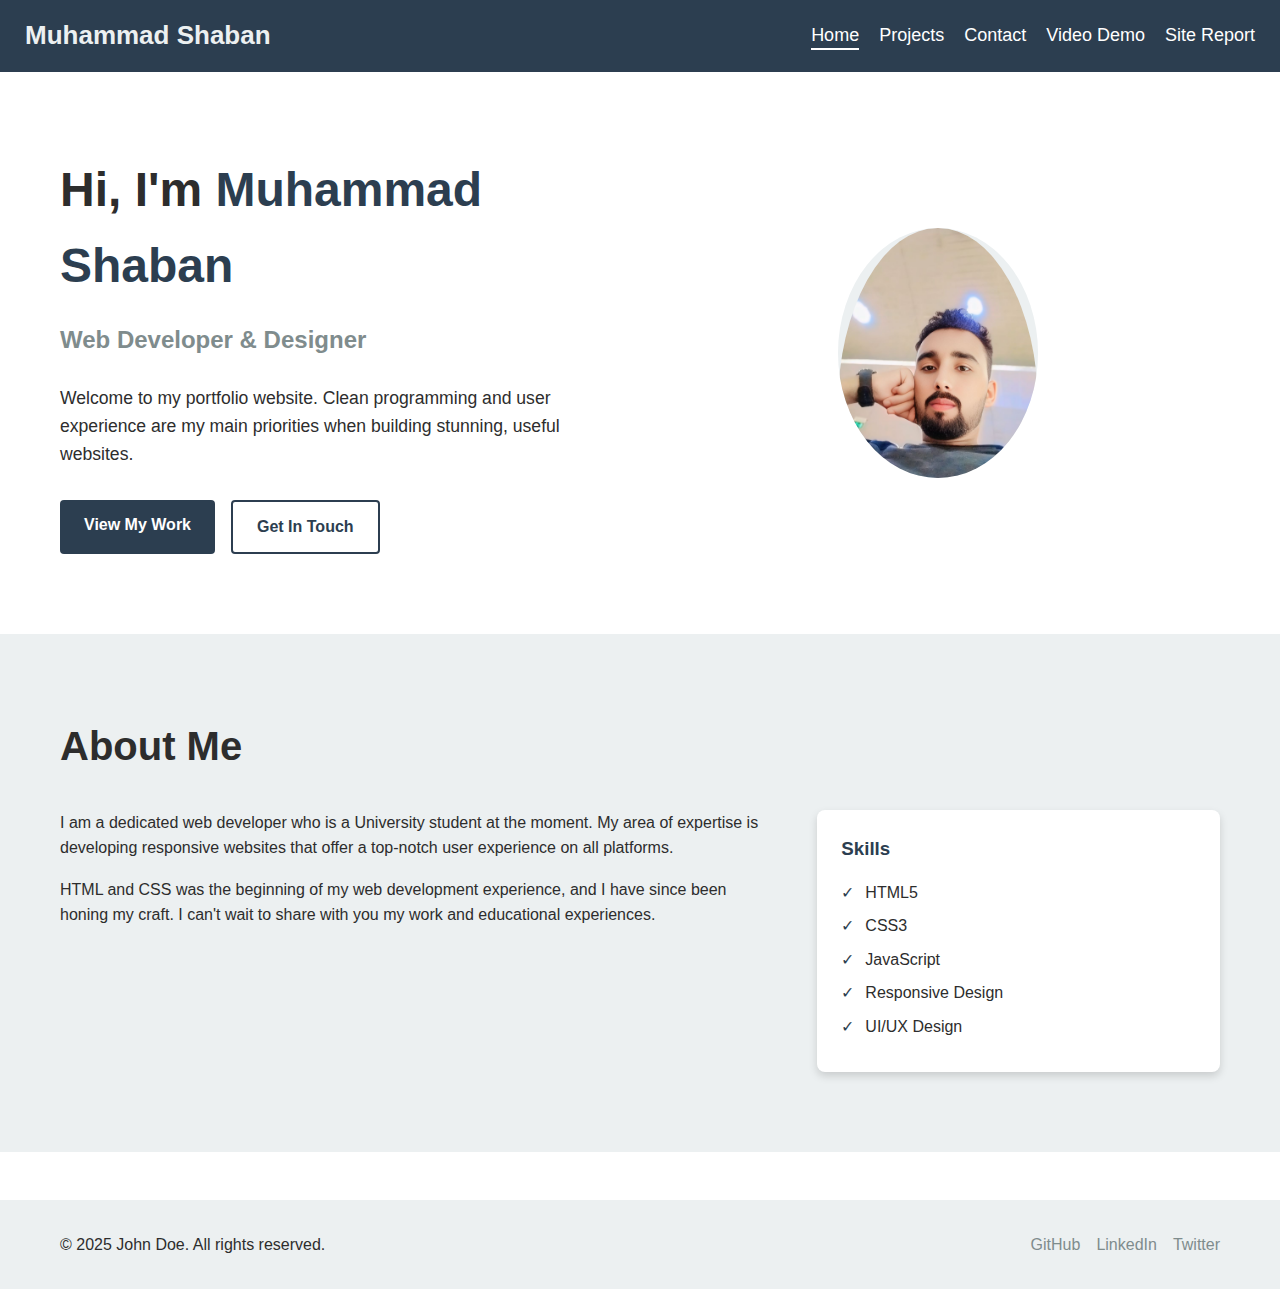
<file: index.html>
<!DOCTYPE html>
<html lang="en">
  <head>
    <meta charset="UTF-8" >
    <meta name="viewport" content="width=device-width, initial-scale=1.0" >
    <title>Muhammad Shaban | Portfolio</title>
    <link rel="stylesheet" href="main.css" >
    <link rel="stylesheet" href="responsive-lg.css" >
    <link rel="stylesheet" href="responsive-md.css" >
    <link rel="stylesheet" href="responsvie-sm.css" >
  </head>
  <body class="home-page">
    <header>
      <nav class="navbar">
        <div class="logo">Muhammad Shaban</div>

        <!-- Hamburger Menu -->
        <input type="checkbox" id="toggle" class="toggle" >
        <label for="toggle" class="hamburger">
          <span></span>
          <span></span>
          <span></span>
        </label>

        <ul class="nav-links">
          <li><a href="index.html" class="nav-link home-link">Home</a></li>
          <li>
            <a href="project.html" class="nav-link projects-link">Projects</a>
          </li>
          <li>
            <a href="contact.html" class="nav-link contact-link">Contact</a>
          </li>
          <li>
            <a href="videoDemo.html" class="nav-link video-demo-link"
              >Video Demo</a
            >
          </li>
          <li>
            <a href="sitereport.html" class="nav-link site-report-link"
              >Site Report</a
            >
          </li>
        </ul>
      </nav>
    </header>

    <main>
      <section class="hero">
        <div class="container">
          <div class="hero-content">
            <h1>Hi, I'm <span>Muhammad Shaban</span></h1>
            <h2>Web Developer & Designer</h2>
            <p>
              Welcome to my portfolio website. Clean programming and user
              experience are my main priorities when building stunning, useful
              websites.
            </p>
            <div class="cta-buttons">
              <a href="project.html" class="btn primary-btn">View My Work</a>
              <a href="contact.html" class="btn secondary-btn">Get In Touch</a>
            </div>
          </div>
          <div class="hero-image">
            <div class="profile-image">
              <img src="./images/Muhammad-Shaban.jpg" alt="profile" >
            </div>
          </div>
        </div>
      </section>

      <section class="about">
        <div class="container">
          <h2 class="section-title">About Me</h2>
          <div class="about-content">
            <div class="about-text">
              <p>
                I am a dedicated web developer who is a University student at
                the moment. My area of expertise is developing responsive
                websites that offer a top-notch user experience on all
                platforms.
              </p>
              <p>
                HTML and CSS was the beginning of my web development experience,
                and I have since been honing my craft. I can't wait to share
                with you my work and educational experiences.
              </p>
            </div>
            <div class="skills">
              <h3>Skills</h3>
              <ul>
                <li>HTML5</li>
                <li>CSS3</li>
                <li>JavaScript</li>
                <li>Responsive Design</li>
                <li>UI/UX Design</li>
              </ul>
            </div>
          </div>
        </div>
      </section>
    </main>

    <footer>
      <div class="container">
        <p>&copy; 2025 John Doe. All rights reserved.</p>
        <div class="social-links">
          <a href="#" class="social-icon">GitHub</a>
          <a href="#" class="social-icon">LinkedIn</a>
          <a href="#" class="social-icon">Twitter</a>
        </div>
      </div>
    </footer>
  </body>
</html>
</file>
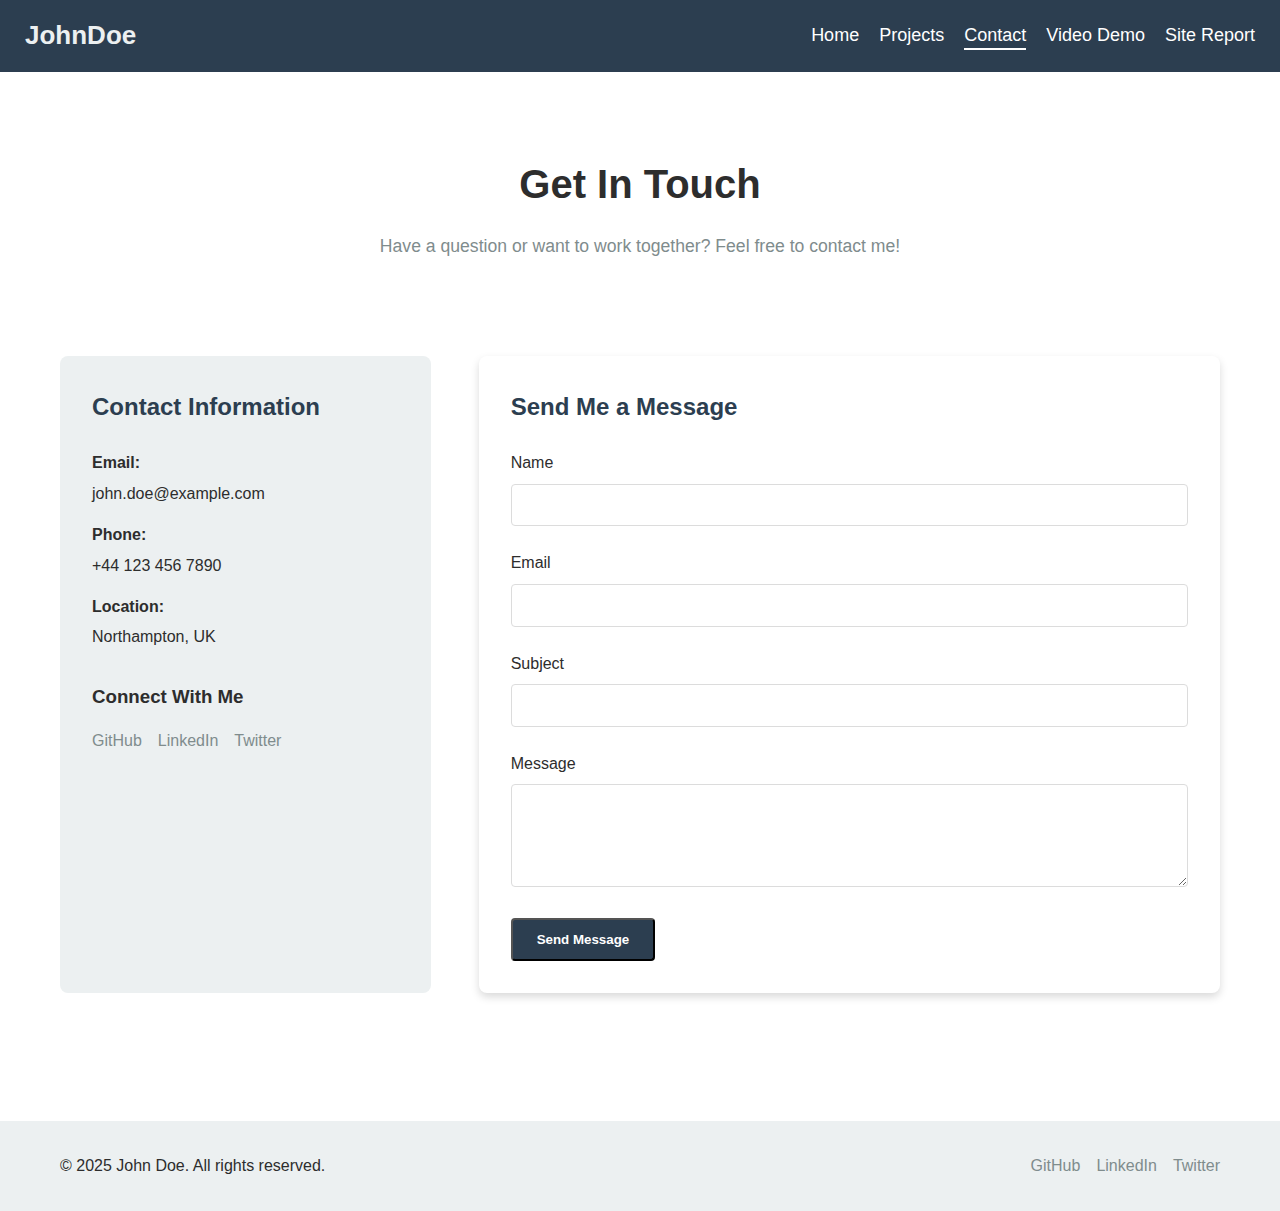
<file: contact.html>
<!DOCTYPE html>
<html lang="en">
  <head>
    <meta charset="UTF-8" >
    <meta name="viewport" content="width=device-width, initial-scale=1.0" >
    <title>Contact | John Doe Portfolio</title>
    <link rel="stylesheet" href="main.css" >
    <link rel="stylesheet" href="responsive-lg.css" >
    <link rel="stylesheet" href="responsive-md.css" >
    <link rel="stylesheet" href="responsvie-sm.css" >
  </head>
  <body class="contact-page">
    <header>
      <nav class="navbar">
        <div class="logo">JohnDoe</div>

        <!-- Hamburger Menu -->
        <input type="checkbox" id="toggle" class="toggle" >
        <label for="toggle" class="hamburger">
          <span></span>
          <span></span>
          <span></span>
        </label>

        <ul class="nav-links">
          <li><a href="index.html" class="nav-link home-link">Home</a></li>
          <li>
            <a href="project.html" class="nav-link projects-link">Projects</a>
          </li>
          <li>
            <a href="contact.html" class="nav-link contact-link">Contact</a>
          </li>
          <li>
            <a href="videoDemo.html" class="nav-link video-demo-link"
              >Video Demo</a
            >
          </li>
          <li>
            <a href="sitereport.html" class="nav-link site-report-link"
              >Site Report</a
            >
          </li>
        </ul>
      </nav>
    </header>

    <main>
      <section class="contact-header">
        <div class="container">
          <h1 class="section-title">Get In Touch</h1>
          <p class="section-description">
            Have a question or want to work together? Feel free to contact me!
          </p>
        </div>
      </section>

      <section class="contact-content">
        <div class="container">
          <div class="contact-wrapper">
            <div class="contact-info">
              <h2>Contact Information</h2>
              <div class="info-item">
                <span class="info-label">Email:</span>
                <span class="info-value">john.doe@example.com</span>
              </div>
              <div class="info-item">
                <span class="info-label">Phone:</span>
                <span class="info-value">+44 123 456 7890</span>
              </div>
              <div class="info-item">
                <span class="info-label">Location:</span>
                <span class="info-value">Northampton, UK</span>
              </div>

              <div class="social-contact">
                <h3>Connect With Me</h3>
                <div class="social-icons">
                  <a href="#" class="social-icon">GitHub</a>
                  <a href="#" class="social-icon">LinkedIn</a>
                  <a href="#" class="social-icon">Twitter</a>
                </div>
              </div>
            </div>

            <div class="contact-form">
              <h2>Send Me a Message</h2>
              <form
                action="mailto:john.doe@example.com"
                method="post"
                enctype="text/plain"
              >
                <div class="form-group">
                  <label for="name">Name</label>
                  <input type="text" id="name" name="name" required >
                </div>

                <div class="form-group">
                  <label for="email">Email</label>
                  <input type="email" id="email" name="email" required >
                </div>

                <div class="form-group">
                  <label for="subject">Subject</label>
                  <input type="text" id="subject" name="subject" required >
                </div>

                <div class="form-group">
                  <label for="message">Message</label>
                  <textarea
                    id="message"
                    name="message"
                    rows="5"
                    required
                  ></textarea>
                </div>

                <button type="submit" class="btn primary-btn">
                  Send Message
                </button>
              </form>
            </div>
          </div>
        </div>
      </section>
    </main>

    <footer>
      <div class="container">
        <p>&copy; 2025 John Doe. All rights reserved.</p>
        <div class="social-links">
          <a href="#" class="social-icon">GitHub</a>
          <a href="#" class="social-icon">LinkedIn</a>
          <a href="#" class="social-icon">Twitter</a>
        </div>
      </div>
    </footer>
  </body>
</html>
</file>
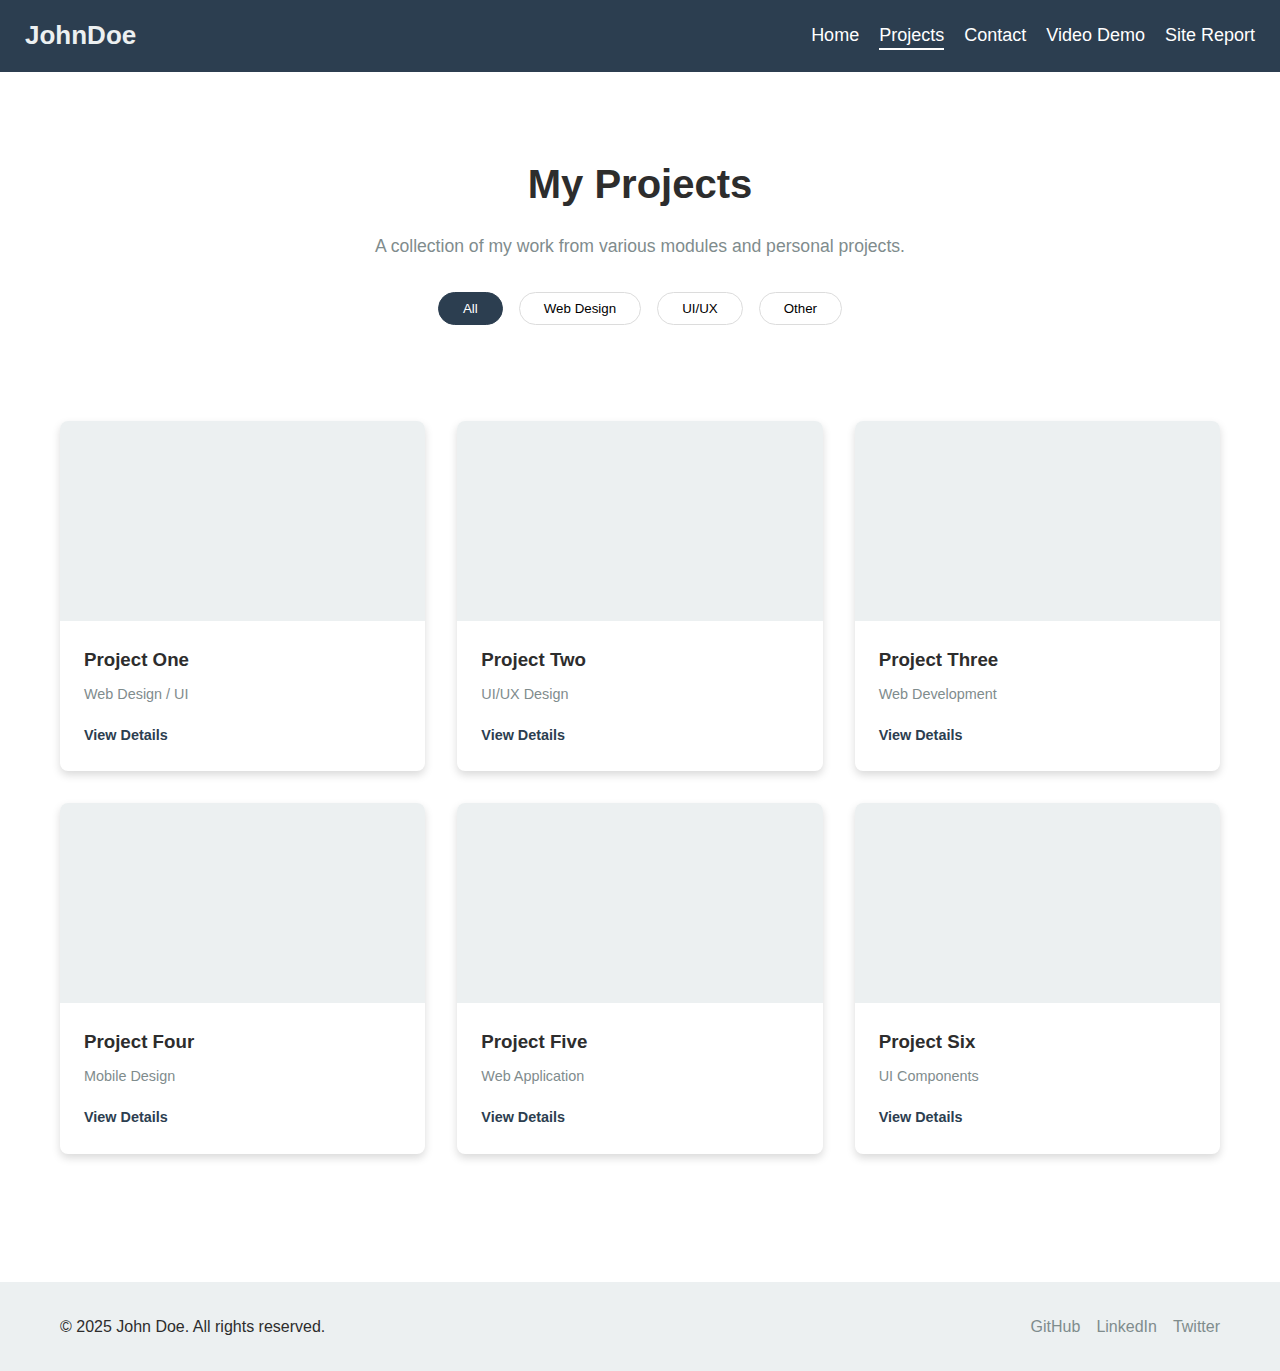
<file: project.html>
<!DOCTYPE html>
<html lang="en">
  <head>
    <meta charset="UTF-8" >
    <meta name="viewport" content="width=device-width, initial-scale=1.0" >
    <title>Projects | John Doe Portfolio</title>
    <link rel="stylesheet" href="main.css" >
    <link rel="stylesheet" href="responsive-lg.css" >
    <link rel="stylesheet" href="responsive-md.css" >
    <link rel="stylesheet" href="responsvie-sm.css" >
  </head>
  <body class="projects-page">
    <header>
      <nav class="navbar">
        <div class="logo">JohnDoe</div>

        <!-- Hamburger Menu -->
        <input type="checkbox" id="toggle" class="toggle" >
        <label for="toggle" class="hamburger">
          <span></span>
          <span></span>
          <span></span>
        </label>

        <ul class="nav-links">
          <li><a href="index.html" class="nav-link home-link">Home</a></li>
          <li>
            <a href="project.html" class="nav-link projects-link">Projects</a>
          </li>
          <li>
            <a href="contact.html" class="nav-link contact-link">Contact</a>
          </li>
          <li>
            <a href="videoDemo.html" class="nav-link video-demo-link"
              >Video Demo</a
            >
          </li>
          <li>
            <a href="sitereport.html" class="nav-link site-report-link"
              >Site Report</a
            >
          </li>
        </ul>
      </nav>
    </header>

    <main>
      <section class="projects-header">
        <div class="container">
          <h1 class="section-title">My Projects</h1>
          <p class="section-description">
            A collection of my work from various modules and personal projects.
          </p>

          <div class="project-filters">
            <button class="filter-btn active" data-filter="all">All</button>
            <button class="filter-btn" data-filter="web">Web Design</button>
            <button class="filter-btn" data-filter="ui">UI/UX</button>
            <button class="filter-btn" data-filter="other">Other</button>
          </div>
        </div>
      </section>

      <section class="projects-grid">
        <div class="container">
          <div class="projects-wrapper">
            <!-- Project 1 -->
            <div class="project-card">
              <div class="project-image"></div>
              <div class="project-info">
                <h3>Project One</h3>
                <p>Web Design / UI</p>
                <a href="#" class="project-link">View Details</a>
              </div>
            </div>

            <!-- Project 2 -->
            <div class="project-card">
              <div class="project-image"></div>
              <div class="project-info">
                <h3>Project Two</h3>
                <p>UI/UX Design</p>
                <a href="#" class="project-link">View Details</a>
              </div>
            </div>

            <!-- Project 3 -->
            <div class="project-card">
              <div class="project-image"></div>
              <div class="project-info">
                <h3>Project Three</h3>
                <p>Web Development</p>
                <a href="#" class="project-link">View Details</a>
              </div>
            </div>

            <!-- Project 4 -->
            <div class="project-card">
              <div class="project-image"></div>
              <div class="project-info">
                <h3>Project Four</h3>
                <p>Mobile Design</p>
                <a href="#" class="project-link">View Details</a>
              </div>
            </div>

            <!-- Project 5 -->
            <div class="project-card">
              <div class="project-image"></div>
              <div class="project-info">
                <h3>Project Five</h3>
                <p>Web Application</p>
                <a href="#" class="project-link">View Details</a>
              </div>
            </div>

            <!-- Project 6 -->
            <div class="project-card">
              <div class="project-image"></div>
              <div class="project-info">
                <h3>Project Six</h3>
                <p>UI Components</p>
                <a href="#" class="project-link">View Details</a>
              </div>
            </div>
          </div>
        </div>
      </section>
    </main>

    <footer>
      <div class="container">
        <p>&copy; 2025 John Doe. All rights reserved.</p>
        <div class="social-links">
          <a href="#" class="social-icon">GitHub</a>
          <a href="#" class="social-icon">LinkedIn</a>
          <a href="#" class="social-icon">Twitter</a>
        </div>
      </div>
    </footer>
  </body>
</html>
</file>
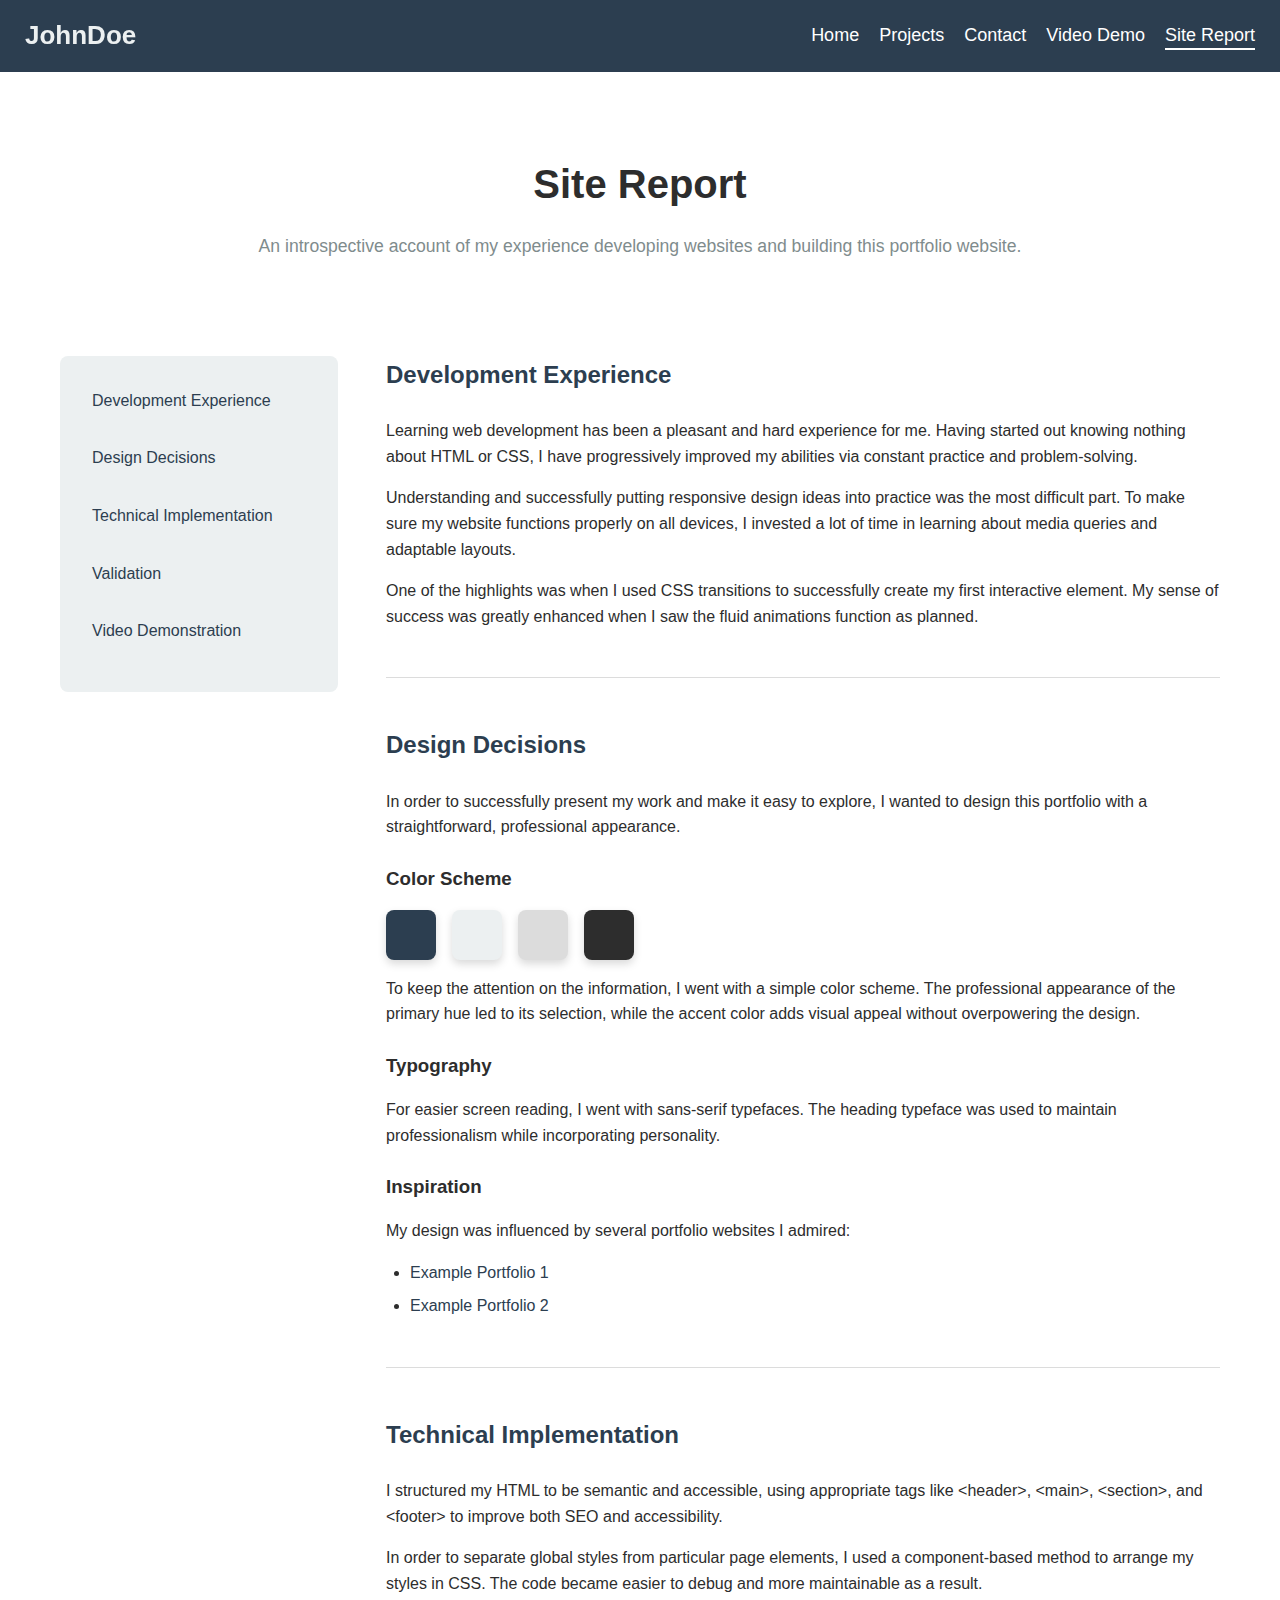
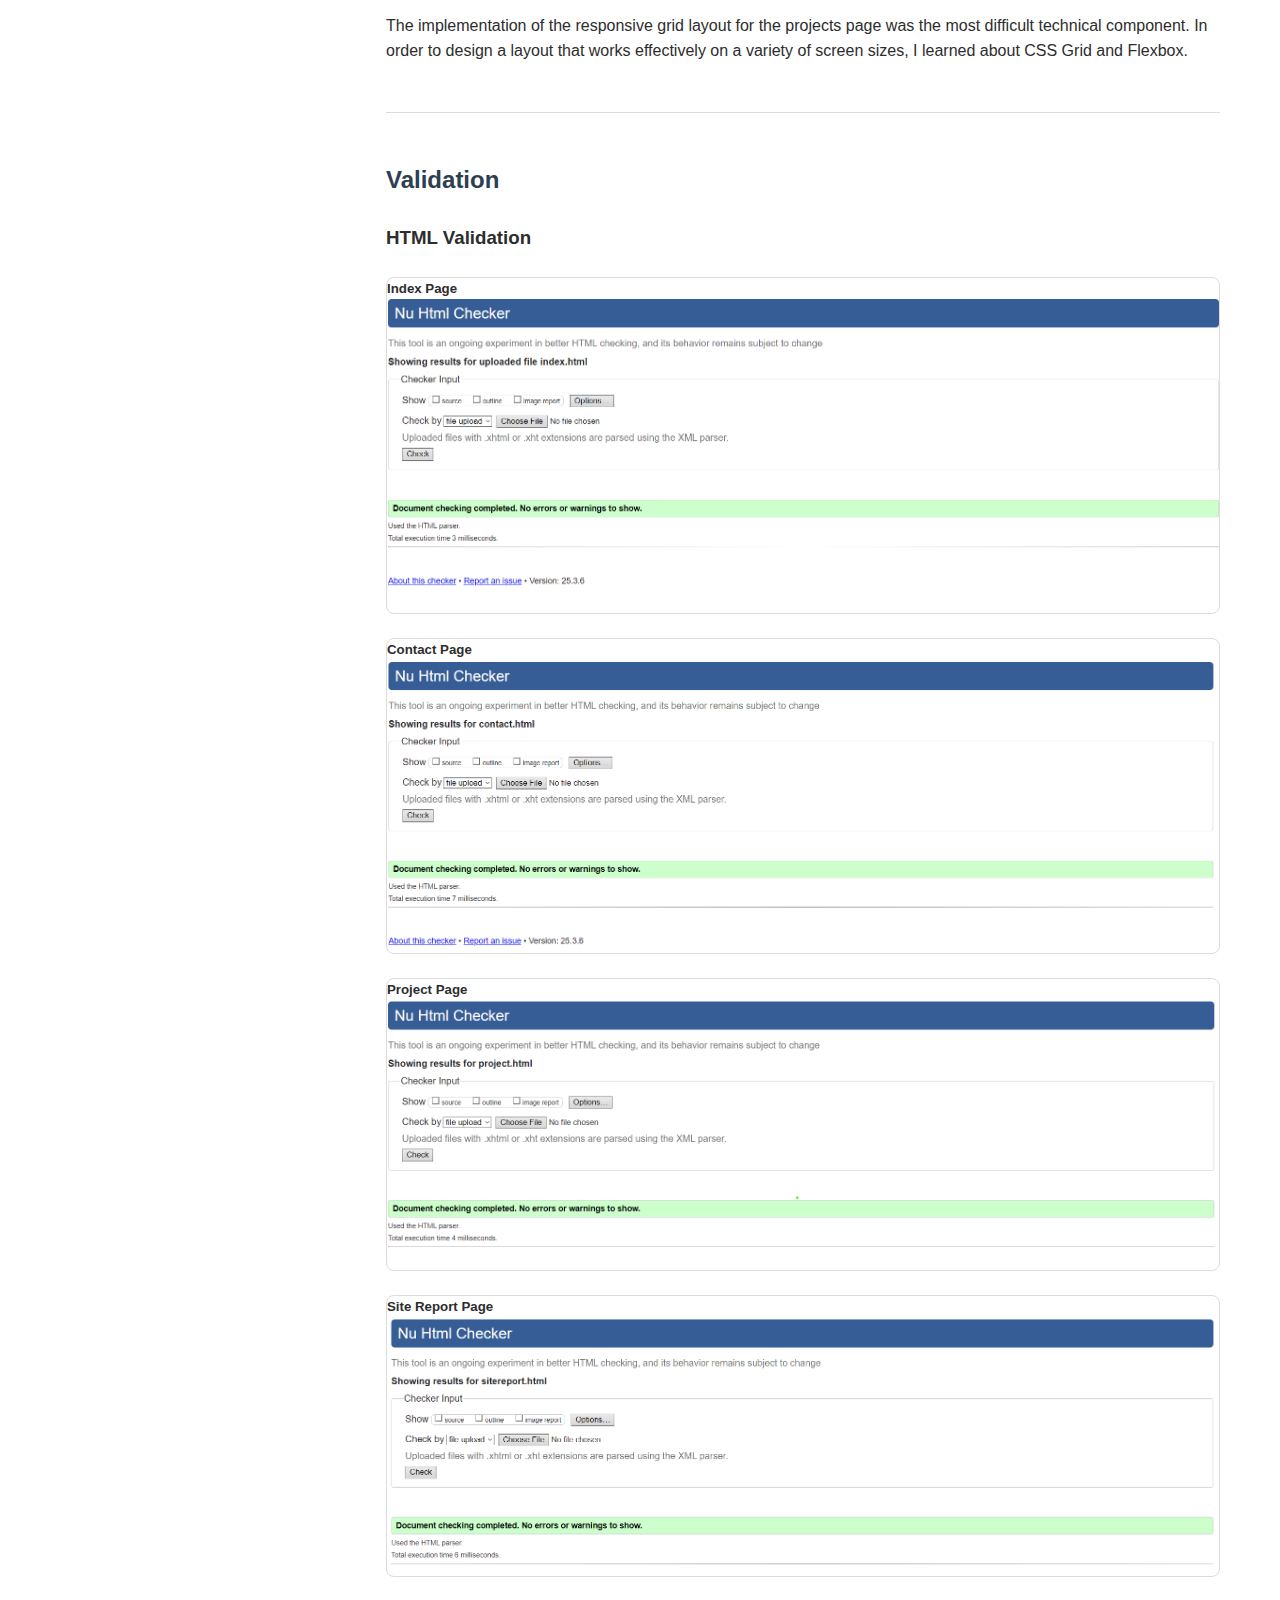
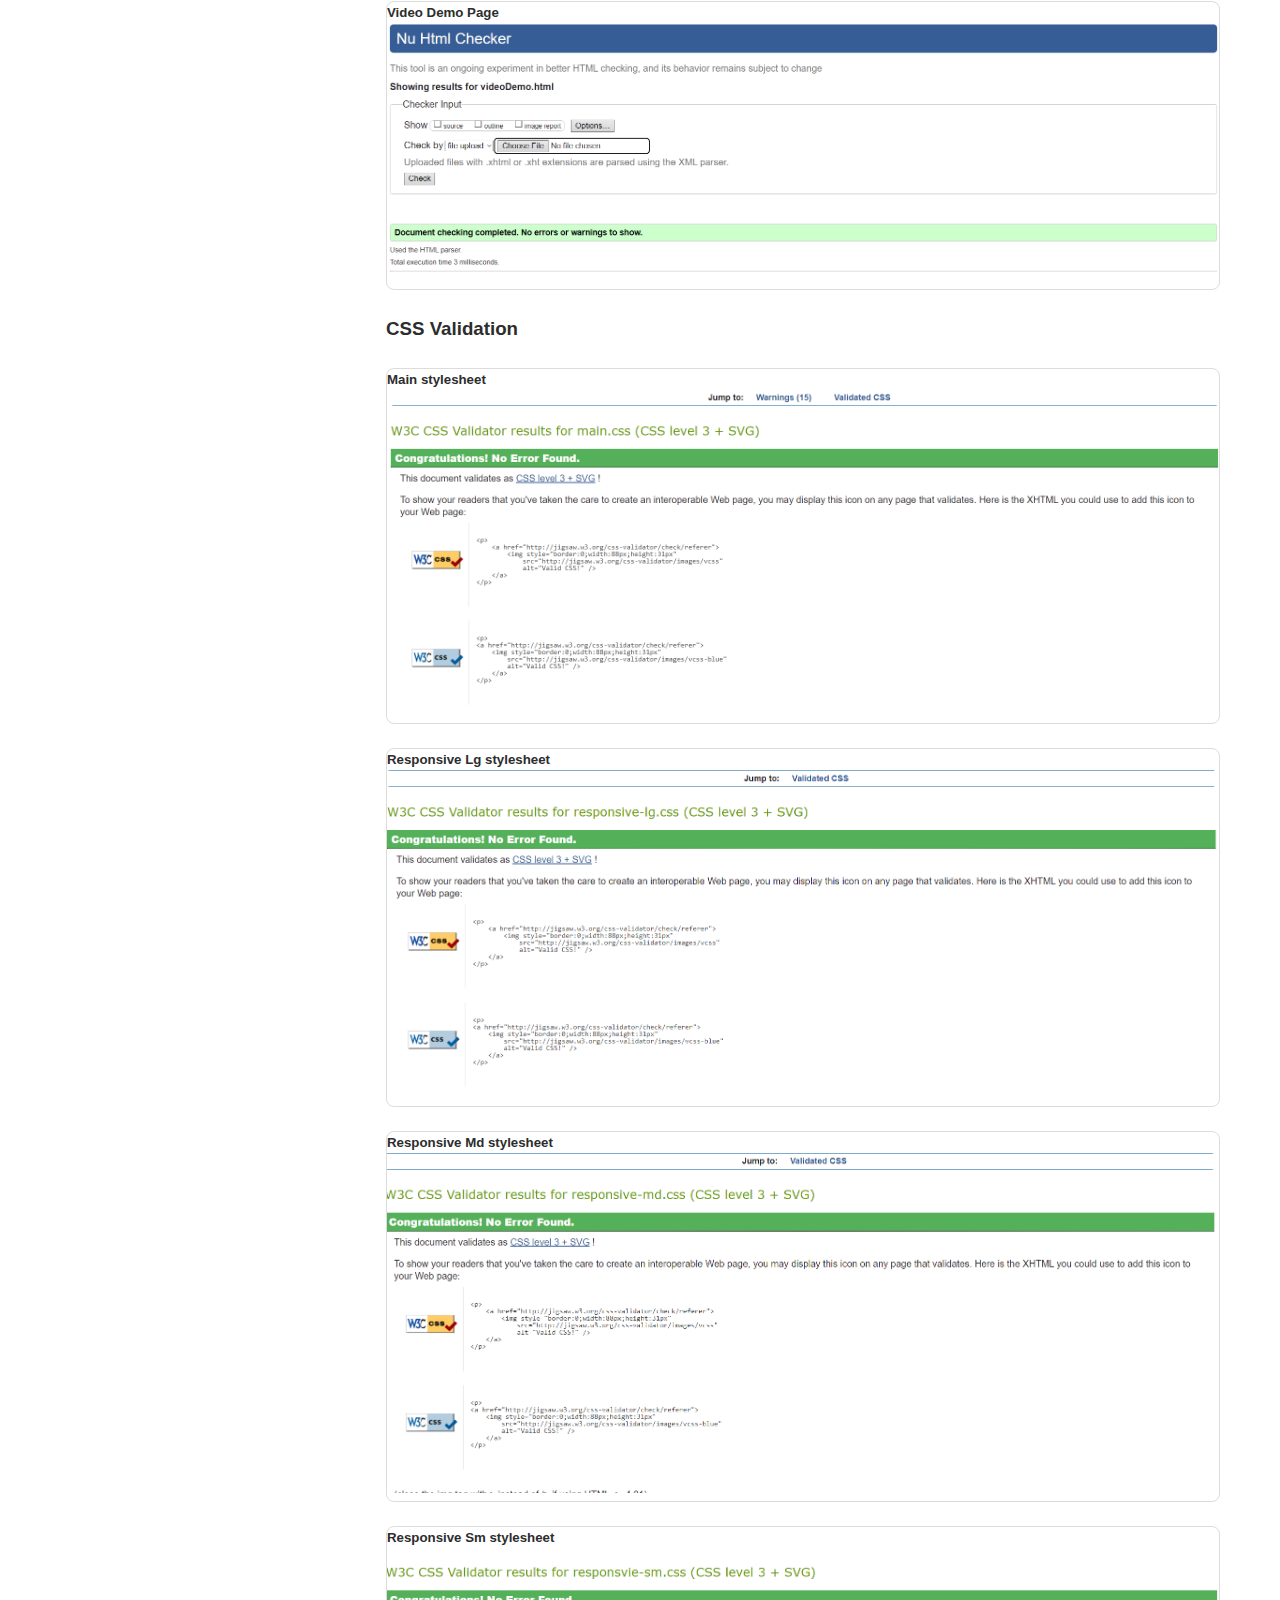
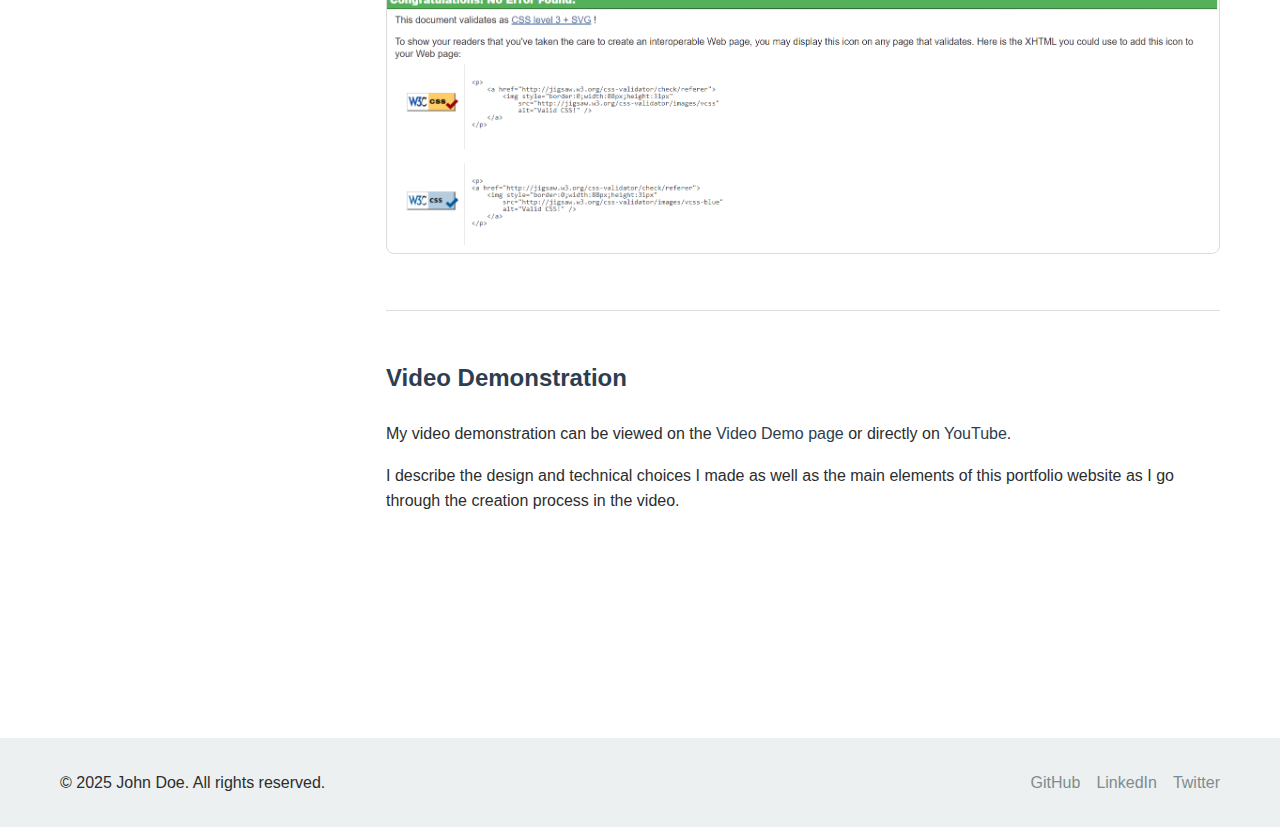
<file: sitereport.html>
<!DOCTYPE html>
<html lang="en">
  <head>
    <meta charset="UTF-8" >
    <meta name="viewport" content="width=device-width, initial-scale=1.0" >
    <title>Site Report | John Doe Portfolio</title>
    <link rel="stylesheet" href="main.css" >
    <link rel="stylesheet" href="responsive-lg.css" >
    <link rel="stylesheet" href="responsive-md.css" >
    <link rel="stylesheet" href="responsvie-sm.css" >
  </head>
  <body class="site-report-page">
    <header>
      <nav class="navbar">
        <div class="logo">JohnDoe</div>

        <!-- Hamburger Menu -->
        <input type="checkbox" id="toggle" class="toggle" >
        <label for="toggle" class="hamburger">
          <span></span>
          <span></span>
          <span></span>
        </label>

        <ul class="nav-links">
          <li><a href="index.html" class="nav-link home-link">Home</a></li>
          <li>
            <a href="project.html" class="nav-link projects-link">Projects</a>
          </li>
          <li>
            <a href="contact.html" class="nav-link contact-link">Contact</a>
          </li>
          <li>
            <a href="videoDemo.html" class="nav-link video-demo-link"
              >Video Demo</a
            >
          </li>
          <li>
            <a href="sitereport.html" class="nav-link site-report-link"
              >Site Report</a
            >
          </li>
        </ul>
      </nav>
    </header>

    <main>
      <section class="report-header">
        <div class="container">
          <h1 class="section-title">Site Report</h1>
          <p class="section-description">
            An introspective account of my experience developing websites and
            building this portfolio website.
          </p>
        </div>
      </section>

      <div class="report-content">
        <div class="container">
          <div class="report-wrapper">
            <div class="report-nav">
              <ul>
                <li>
                  <a href="#development-experience">Development Experience</a>
                </li>
                <li><a href="#design-decisions">Design Decisions</a></li>
                <li>
                  <a href="#technical-implementation"
                    >Technical Implementation</a
                  >
                </li>
                <li><a href="#validation">Validation</a></li>
                <li><a href="#video-demo">Video Demonstration</a></li>
              </ul>
            </div>

            <div class="report-sections">
              <section id="development-experience" class="report-section">
                <h2>Development Experience</h2>
                <p>
                  Learning web development has been a pleasant and hard
                  experience for me. Having started out knowing nothing about
                  HTML or CSS, I have progressively improved my abilities via
                  constant practice and problem-solving.
                </p>
                <p>
                  Understanding and successfully putting responsive design ideas
                  into practice was the most difficult part. To make sure my
                  website functions properly on all devices, I invested a lot of
                  time in learning about media queries and adaptable layouts.
                </p>
                <p>
                  One of the highlights was when I used CSS transitions to
                  successfully create my first interactive element. My sense of
                  success was greatly enhanced when I saw the fluid animations
                  function as planned.
                </p>
              </section>

              <section id="design-decisions" class="report-section">
                <h2>Design Decisions</h2>
                <p>
                  In order to successfully present my work and make it easy to
                  explore, I wanted to design this portfolio with a
                  straightforward, professional appearance.
                </p>

                <h3>Color Scheme</h3>
                <div class="color-palette">
                  <div class="color-sample primary"></div>
                  <div class="color-sample secondary"></div>
                  <div class="color-sample accent"></div>
                  <div class="color-sample text"></div>
                </div>
                <p>
                  To keep the attention on the information, I went with a simple
                  color scheme. The professional appearance of the primary hue
                  led to its selection, while the accent color adds visual
                  appeal without overpowering the design.
                </p>

                <h3>Typography</h3>
                <p>
                  For easier screen reading, I went with sans-serif typefaces.
                  The heading typeface was used to maintain professionalism
                  while incorporating personality.
                </p>

                <h3>Inspiration</h3>
                <p>
                  My design was influenced by several portfolio websites I
                  admired:
                </p>
                <ul>
                  <li>
                    <a href="https://www.example.com" target="_blank"
                      >Example Portfolio 1</a
                    >
                  </li>
                  <li>
                    <a href="https://www.example.com" target="_blank"
                      >Example Portfolio 2</a
                    >
                  </li>
                </ul>
              </section>

              <section id="technical-implementation" class="report-section">
                <h2>Technical Implementation</h2>
                <p>
                  I structured my HTML to be semantic and accessible, using
                  appropriate tags like &lt;header&gt;, &lt;main&gt;,
                  &lt;section&gt;, and &lt;footer&gt; to improve both SEO and
                  accessibility.
                </p>
                <p>
                  In order to separate global styles from particular page
                  elements, I used a component-based method to arrange my styles
                  in CSS. The code became easier to debug and more maintainable
                  as a result.
                </p>
                <p>
                  The implementation of the responsive grid layout for the
                  projects page was the most difficult technical component. In
                  order to design a layout that works effectively on a variety
                  of screen sizes, I learned about CSS Grid and Flexbox.
                </p>
              </section>

              <section id="validation" class="report-section">
                <h2>Validation</h2>
                <h3>HTML Validation</h3>
                <div class="validation-image">
                  <h5>Index Page</h5>
                  <img
                    src="images/index_html_validator.png"
                    alt="HTML Validation Screenshot"
                  >
                </div>
                <div class="validation-image">
                  <h5>Contact Page</h5>
                  <img
                    src="images/contact_html_validator.png"
                    alt="HTML Validation Screenshot"
                  >
                </div>
                <div class="validation-image">
                  <h5>Project Page</h5>
                  <img
                    src="images/project_html_validator.png"
                    alt="HTML Validation Screenshot"
                  >
                </div>
                <div class="validation-image">
                  <h5>Site Report Page</h5>
                  <img
                    src="images/sitereport_html_validator.png"
                    alt="HTML Validation Screenshot"
                  >
                </div>
                <div class="validation-image">
                  <h5>Video Demo Page</h5>
                  <img
                    src="images/videoDemo_html_validator.png"
                    alt="HTML Validation Screenshot"
                  >
                </div>

                <h3>CSS Validation</h3>
                <div class="validation-image">
                  <h5>Main stylesheet</h5>
                  <img
                    src="images/main_css_validator.png"
                    alt="CSS Validation Screenshot"
                  >
                </div>
                <div class="validation-image">
                  <h5>Responsive Lg stylesheet</h5>
                  <img
                    src="images/lg_css_vaildator.png"
                    alt="CSS Validation Screenshot"
                  >
                </div>
                <div class="validation-image">
                  <h5>Responsive Md stylesheet</h5>
                  <img
                    src="images/md_css_vaildator.png"
                    alt="CSS Validation Screenshot"
                  >
                </div>
                <div class="validation-image">
                  <h5>Responsive Sm stylesheet</h5>
                  <img
                    src="images/sm_css_validator.png"
                    alt="CSS Validation Screenshot"
                  >
                </div>
              </section>

              <section id="video-demo" class="report-section">
                <h2>Video Demonstration</h2>
                <p>
                  My video demonstration can be viewed on the
                  <a href="videoDemo.html">Video Demo page</a> or directly on
                  <a
                    href="https://www.youtube.com/watch?v=dQw4w9WgXcQ"
                    target="_blank"
                    >YouTube</a
                  >.
                </p>
                <p>
                  I describe the design and technical choices I made as well as
                  the main elements of this portfolio website as I go through
                  the creation process in the video.
                </p>
              </section>
            </div>
          </div>
        </div>
      </div>
    </main>

    <footer>
      <div class="container">
        <p>&copy; 2025 John Doe. All rights reserved.</p>
        <div class="social-links">
          <a href="#" class="social-icon">GitHub</a>
          <a href="#" class="social-icon">LinkedIn</a>
          <a href="#" class="social-icon">Twitter</a>
        </div>
      </div>
    </footer>
  </body>
</html>
</file>
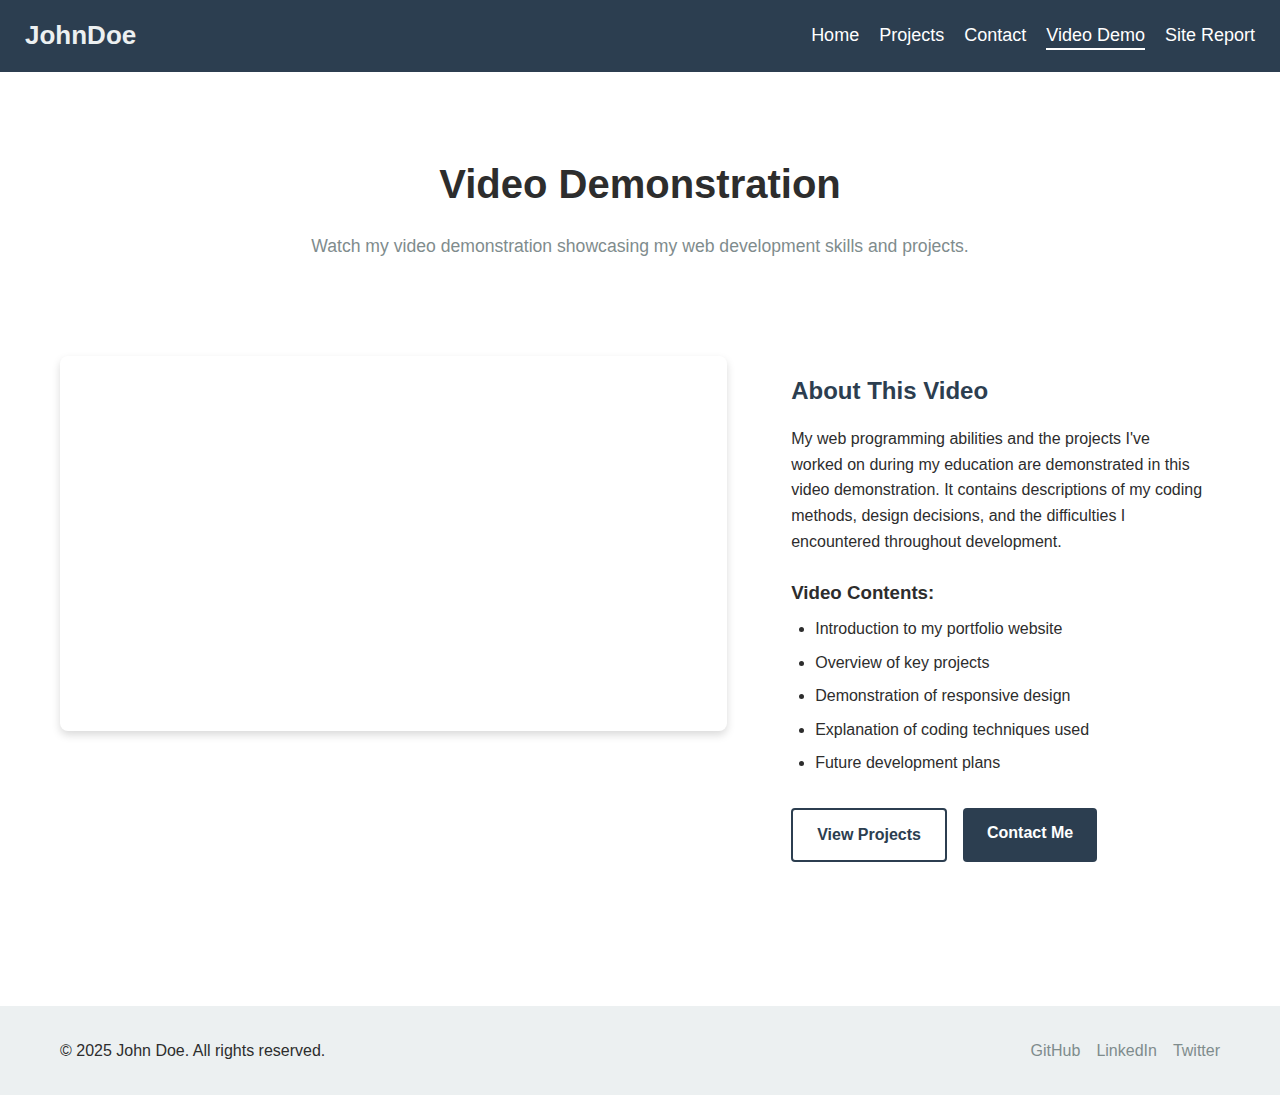
<file: videoDemo.html>
<!DOCTYPE html>
<html lang="en">
  <head>
    <meta charset="UTF-8" >
    <meta name="viewport" content="width=device-width, initial-scale=1.0" >
    <title>Video Demo | John Doe Portfolio</title>
    <link rel="stylesheet" href="main.css" >
    <link rel="stylesheet" href="responsive-lg.css" >
    <link rel="stylesheet" href="responsive-md.css" >
    <link rel="stylesheet" href="responsvie-sm.css" >
  </head>
  <body class="video-demo-page">
    <header>
      <nav class="navbar">
        <div class="logo">JohnDoe</div>

        <!-- Hamburger Menu -->
        <input type="checkbox" id="toggle" class="toggle" >
        <label for="toggle" class="hamburger">
          <span></span>
          <span></span>
          <span></span>
        </label>

        <ul class="nav-links">
          <li><a href="index.html" class="nav-link home-link">Home</a></li>
          <li>
            <a href="project.html" class="nav-link projects-link">Projects</a>
          </li>
          <li>
            <a href="contact.html" class="nav-link contact-link">Contact</a>
          </li>
          <li>
            <a href="videoDemo.html" class="nav-link video-demo-link"
              >Video Demo</a
            >
          </li>
          <li>
            <a href="sitereport.html" class="nav-link site-report-link"
              >Site Report</a
            >
          </li>
        </ul>
      </nav>
    </header>

    <main>
      <section class="video-header">
        <div class="container">
          <h1 class="section-title">Video Demonstration</h1>
          <p class="section-description">
            Watch my video demonstration showcasing my web development skills
            and projects.
          </p>
        </div>
      </section>

      <section class="video-content">
        <div class="container">
          <div class="video-wrapper">
            <div class="video-container">
              <iframe
                src="https://www.youtube.com/embed/dQw4w9WgXcQ"
                title="Video Demonstration"
                allow="accelerometer; autoplay; clipboard-write; encrypted-media; gyroscope; picture-in-picture"
                allowfullscreen
              ></iframe>
            </div>

            <div class="video-description">
              <h2>About This Video</h2>
              <p>
                My web programming abilities and the projects I've worked on
                during my education are demonstrated in this video
                demonstration. It contains descriptions of my coding methods,
                design decisions, and the difficulties I encountered throughout
                development.
              </p>

              <h3>Video Contents:</h3>
              <ul>
                <li>Introduction to my portfolio website</li>
                <li>Overview of key projects</li>
                <li>Demonstration of responsive design</li>
                <li>Explanation of coding techniques used</li>
                <li>Future development plans</li>
              </ul>

              <div class="video-cta">
                <a href="project.html" class="btn secondary-btn"
                  >View Projects</a
                >
                <a href="contact.html" class="btn primary-btn">Contact Me</a>
              </div>
            </div>
          </div>
        </div>
      </section>
    </main>

    <footer>
      <div class="container">
        <p>&copy; 2025 John Doe. All rights reserved.</p>
        <div class="social-links">
          <a href="#" class="social-icon">GitHub</a>
          <a href="#" class="social-icon">LinkedIn</a>
          <a href="#" class="social-icon">Twitter</a>
        </div>
      </div>
    </footer>
  </body>
</html>
</file>
<file: main.css>
:root {
  --primary-color: #2c3e50;
  --primary-dark: #1a252f;
  --secondary-color: #ecf0f1;
  --accent-color: #e74c3c;
  --text-color: #2d2d2d;
  --text-light: #7f8c8d;
  --background-color: #ffffff;
  --border-color: #dcdcdc;
  --shadow: 0 4px 8px rgba(0, 0, 0, 0.15);
  --transition: all 0.3s ease-in-out;
}

* {
  margin: 0;
  padding: 0;
  box-sizing: border-box;
}

body {
  font-family: "Segoe UI", Tahoma, Geneva, Verdana, sans-serif;
  line-height: 1.6;
  color: var(--text-color);
  background-color: var(--background-color);
}

.container {
  width: 100%;
  max-width: 1200px;
  margin: 0 auto;
  padding: 0 20px;
}

a {
  text-decoration: none;
  color: var(--primary-color);
  transition: var(--transition);
}

a:hover {
  color: var(--primary-dark);
}

ul {
  list-style: none;
}

img {
  max-width: 100%;
  height: auto;
}

.section-title {
  font-size: 2.5rem;
  margin-bottom: 1rem;
  color: var(--text-color);
  position: relative;
}

.section-description {
  font-size: 1.1rem;
  color: var(--text-light);
  max-width: 800px;
  margin: 0 auto 2rem;
}

.btn {
  display: inline-block;
  padding: 12px 24px;
  border-radius: 4px;
  font-weight: 600;
  text-align: center;
  cursor: pointer;
  transition: var(--transition);
}

.primary-btn {
  background-color: var(--primary-color);
  color: white;
}

.primary-btn:hover {
  background-color: var(--primary-dark);
  color: white;
}

.secondary-btn {
  background-color: transparent;
  color: var(--primary-color);
  border: 2px solid var(--primary-color);
}

.secondary-btn:hover {
  background-color: var(--primary-color);
  color: white;
}
/* Navbar Styles */
.navbar {
  display: flex;
  justify-content: space-between;
  align-items: center;
  background-color: var(--primary-color);
  padding: 15px 25px;
  position: relative;
}

.logo {
  color: var(--secondary-color);
  font-size: 26px;
  font-weight: bold;
  z-index: 2;
  position: relative;
}

/* Hamburger Menu */
.toggle {
  display: none;
}

.hamburger {
  display: none;
  flex-direction: column;
  cursor: pointer;
}

.hamburger span {
  width: 30px;
  height: 4px;
  background-color: white;
  margin: 4px 0;
  border-radius: 10px;
}

/* Navigation Links */
.nav-links {
  list-style: none;
  display: flex;
  margin: 0;
  padding: 0;
}

.nav-links li {
  margin-left: 20px;
  position: relative;
}

.nav-links a {
  color: white;
  text-decoration: none;
  font-size: 18px;
  transition: color 0.3s;
  position: relative;
}

.home-page .home-link::after,
.projects-page .projects-link::after,
.contact-page .contact-link::after,
.video-demo-page .video-demo-link::after,
.site-report-page .site-report-link::after {
  content: "";
  position: absolute;
  left: 0;
  bottom: -5px;
  width: 100%;
  height: 2px;
  background-color: #fff;
  animation: underline 0.3s ease;
}
.nav-links a.active::after {
  content: "";
  position: absolute;
  left: 0;
  bottom: -5px;
  width: 100%;
  height: 2px;
  background-color: #fff;
  animation: underline 0.3s ease;
}
@keyframes underline {
  from {
    transform: scaleX(0);
  }
  to {
    transform: scaleX(1);
  }
}

.nav-links a:hover {
  color: #fff;
}

/* Footer Styles */
footer {
  background-color: var(--secondary-color);
  padding: 2rem 0;
  margin-top: 3rem;
}

footer .container {
  display: flex;
  justify-content: space-between;
  align-items: center;
}

.social-links {
  display: flex;
  gap: 1rem;
}

.social-icon {
  color: var(--text-light);
  transition: var(--transition);
}

.social-icon:hover {
  color: var(--primary-color);
}

/* Home Page Styles */
.hero {
  padding: 5rem 0;
}

.hero .container {
  display: flex;
  align-items: center;
  justify-content: space-between;
}

.hero-content {
  flex: 1;
  padding-right: 2rem;
}

.hero-content h1 {
  font-size: 3rem;
  margin-bottom: 1rem;
}

.hero-content h1 span {
  color: var(--primary-color);
}

.hero-content h2 {
  font-size: 1.5rem;
  color: var(--text-light);
  margin-bottom: 1.5rem;
}

.hero-content p {
  margin-bottom: 2rem;
  font-size: 1.1rem;
}

.cta-buttons {
  display: flex;
  gap: 1rem;
}

.hero-image {
  flex: 1;
  display: flex;
  justify-content: center;
  align-items: center;
}

.profile-image {
  width: 200px;
  height: 250px;
  background-color: var(--secondary-color);
  border-radius: 50%;
  position: relative;
  overflow: hidden;
}
.profile-image img {
  width: 100%;
  height: auto;
  border-radius: 50%;
}
.about {
  padding: 5rem 0;
  background-color: var(--secondary-color);
}

.about-content {
  display: flex;
  gap: 3rem;
  margin-top: 2rem;
}

.about-text {
  flex: 2;
}

.about-text p {
  margin-bottom: 1rem;
}

.skills {
  flex: 1;
  background-color: var(--background-color);
  padding: 1.5rem;
  border-radius: 8px;
  box-shadow: var(--shadow);
}

.skills h3 {
  margin-bottom: 1rem;
  color: var(--primary-color);
}

.skills ul li {
  margin-bottom: 0.5rem;
  position: relative;
  padding-left: 1.5rem;
}

.skills ul li::before {
  content: "✓";
  position: absolute;
  left: 0;
  color: var(--primary-color);
}

/* Projects Page Styles */
.projects-header {
  padding: 5rem 0 2rem;
  text-align: center;
}

.project-filters {
  display: flex;
  justify-content: center;
  gap: 1rem;
  margin: 2rem 0;
}

.filter-btn {
  padding: 0.5rem 1.5rem;
  background-color: transparent;
  border: 1px solid var(--border-color);
  border-radius: 30px;
  cursor: pointer;
  transition: var(--transition);
}

.filter-btn.active {
  background-color: var(--primary-color);
  color: white;
  border-color: var(--primary-color);
}

.filter-btn:hover {
  background-color: var(--primary-color);
  color: white;
  border-color: var(--primary-color);
}

.projects-grid {
  padding: 2rem 0 5rem;
}

.projects-wrapper {
  display: grid;
  grid-template-columns: repeat(auto-fill, minmax(300px, 1fr));
  gap: 2rem;
}

.project-card {
  background-color: var(--background-color);
  border-radius: 8px;
  overflow: hidden;
  box-shadow: var(--shadow);
  transition: var(--transition);
}

.project-card:hover {
  transform: translateY(-5px);
  box-shadow: 0 10px 20px rgba(0, 0, 0, 0.1);
}

.project-image {
  height: 200px;
  background-color: var(--secondary-color);
}

.project-info {
  padding: 1.5rem;
}

.project-info h3 {
  margin-bottom: 0.5rem;
}

.project-info p {
  color: var(--text-light);
  margin-bottom: 1rem;
  font-size: 0.9rem;
}

.project-link {
  display: inline-block;
  font-weight: 600;
  font-size: 0.9rem;
}

/* Contact Page Styles */
.contact-header {
  padding: 5rem 0 2rem;
  text-align: center;
}

.contact-content {
  padding: 2rem 0 5rem;
}

.contact-wrapper {
  display: grid;
  grid-template-columns: 1fr 2fr;
  gap: 3rem;
}

.contact-info {
  background-color: var(--secondary-color);
  padding: 2rem;
  border-radius: 8px;
}

.contact-info h2 {
  margin-bottom: 1.5rem;
  color: var(--primary-color);
}

.info-item {
  margin-bottom: 1rem;
}

.info-label {
  font-weight: 600;
  display: block;
  margin-bottom: 0.3rem;
}

.social-contact {
  margin-top: 2rem;
}

.social-contact h3 {
  margin-bottom: 1rem;
}

.social-icons {
  display: flex;
  gap: 1rem;
}

.contact-form {
  background-color: var(--background-color);
  padding: 2rem;
  border-radius: 8px;
  box-shadow: var(--shadow);
}

.contact-form h2 {
  margin-bottom: 1.5rem;
  color: var(--primary-color);
}

.form-group {
  margin-bottom: 1.5rem;
}

.form-group label {
  display: block;
  margin-bottom: 0.5rem;
  font-weight: 500;
}

.form-group input,
.form-group textarea {
  width: 100%;
  padding: 0.8rem;
  border: 1px solid var(--border-color);
  border-radius: 4px;
  font-family: inherit;
  transition: var(--transition);
}

.form-group input:focus,
.form-group textarea:focus {
  outline: none;
  border-color: var(--primary-color);
}

/* Video Demo Page Styles */
.video-header {
  padding: 5rem 0 2rem;
  text-align: center;
}

.video-content {
  padding: 2rem 0 5rem;
}

.video-wrapper {
  display: grid;
  grid-template-columns: 3fr 2fr;
  gap: 3rem;
}

.video-container {
  position: relative;
  padding-bottom: 56.25%;
  height: 0;
  overflow: hidden;
  border-radius: 8px;
  box-shadow: var(--shadow);
}

.video-container iframe {
  position: absolute;
  top: 0;
  left: 0;
  width: 100%;
  height: 100%;
  border: 0;
}

.video-description {
  padding: 1rem;
}

.video-description h2 {
  margin-bottom: 1rem;
  color: var(--primary-color);
}

.video-description p {
  margin-bottom: 1.5rem;
}

.video-description h3 {
  margin-bottom: 0.5rem;
}

.video-description ul {
  margin-bottom: 1.5rem;
  padding-left: 1.5rem;
}

.video-description ul li {
  margin-bottom: 0.5rem;
  list-style-type: disc;
}

.video-cta {
  display: flex;
  gap: 1rem;
  margin-top: 2rem;
}

/* Site Report Page Styles */
.report-header {
  padding: 5rem 0 2rem;
  text-align: center;
}

.report-content {
  padding: 2rem 0 5rem;
}

.report-wrapper {
  display: grid;
  grid-template-columns: 1fr 3fr;
  gap: 3rem;
}

.report-nav {
  position: sticky;
  top: 100px;
  align-self: start;
  background-color: var(--secondary-color);
  padding: 1.5rem;
  border-radius: 8px;
}

.report-nav ul li {
  margin-bottom: 1rem;
}

.report-nav ul li a {
  display: block;
  padding: 0.5rem;
  border-radius: 4px;
  transition: var(--transition);
}

.report-nav ul li a:hover {
  background-color: rgba(74, 107, 175, 0.1);
}

.report-section {
  margin-bottom: 3rem;
  padding-bottom: 2rem;
  border-bottom: 1px solid var(--border-color);
}

.report-section:last-child {
  border-bottom: none;
}

.report-section h2 {
  margin-bottom: 1.5rem;
  color: var(--primary-color);
}

.report-section h3 {
  margin: 1.5rem 0 1rem;
}

.report-section p {
  margin-bottom: 1rem;
}

.report-section ul {
  margin: 1rem 0;
  padding-left: 1.5rem;
}

.report-section ul li {
  margin-bottom: 0.5rem;
  list-style-type: disc;
}

.color-palette {
  display: flex;
  gap: 1rem;
  margin: 1rem 0;
}

.color-sample {
  width: 50px;
  height: 50px;
  border-radius: 8px;
  box-shadow: var(--shadow);
}

.color-sample.primary {
  background-color: var(--primary-color);
}

.color-sample.secondary {
  background-color: var(--secondary-color);
}

.color-sample.accent {
  background-color: var(--border-color);
}

.color-sample.background {
  background-color: var(--background-color);
  border: 1px solid var(--border-color);
}

.color-sample.text {
  background-color: var(--text-color);
}

.validation-image {
  margin: 1.5rem 0;
  border: 1px solid var(--border-color);
  border-radius: 8px;
  overflow: hidden;
}
</file>
<file: responsive-lg.css>
@media (max-width: 992px) {
  .hero .container {
    flex-direction: column;
    text-align: center;
  }

  .hero-content {
    padding-right: 0;
    margin-bottom: 3rem;
  }

  .cta-buttons {
    justify-content: center;
  }

  .about-content {
    flex-direction: column;
  }

  .contact-wrapper,
  .video-wrapper,
  .report-wrapper {
    grid-template-columns: 1fr;
  }

  .report-nav {
    position: static;
    margin-bottom: 2rem;
  }
}
</file>
<file: responsive-md.css>
@media (max-width: 768px) {
  .hamburger {
    display: flex;
  }
  .navbar {
    flex-wrap: wrap;
    padding: 10px 20px;
  }

  .nav-links {
    display: flex;
    flex-direction: column;
    width: 100%;
    background-color: var(--primary-color);
    position: absolute;
    top: 100%;
    left: 0;
    opacity: 0;
    visibility: hidden;
    transform: translateY(-20px);
    transition: all 0.3s ease;
    z-index: 1000;
  }

  .nav-links li {
    margin: 0;
    padding: 15px 0;
    text-align: center;
    border-top: 0.5px solid #d4d4d4;
  }

  .toggle:checked ~ .nav-links {
    opacity: 1;
    visibility: visible;
    transform: translateY(0);
  }
  .section-title {
    font-size: 2rem;
  }

  .hero-content h1 {
    font-size: 2.5rem;
  }

  footer .container {
    flex-direction: column;
    text-align: center;
  }

  footer .social-links {
    margin-top: 1rem;
    justify-content: center;
  }
}
</file>
<file: responsvie-sm.css>
@media (max-width: 576px) {
    .projects-wrapper {
      grid-template-columns: 1fr;
    }
  
    .cta-buttons,
    .video-cta {
      flex-direction: column;
    }
  
    .hero-content h1 {
      font-size: 2rem;
    }
  }
</file>
